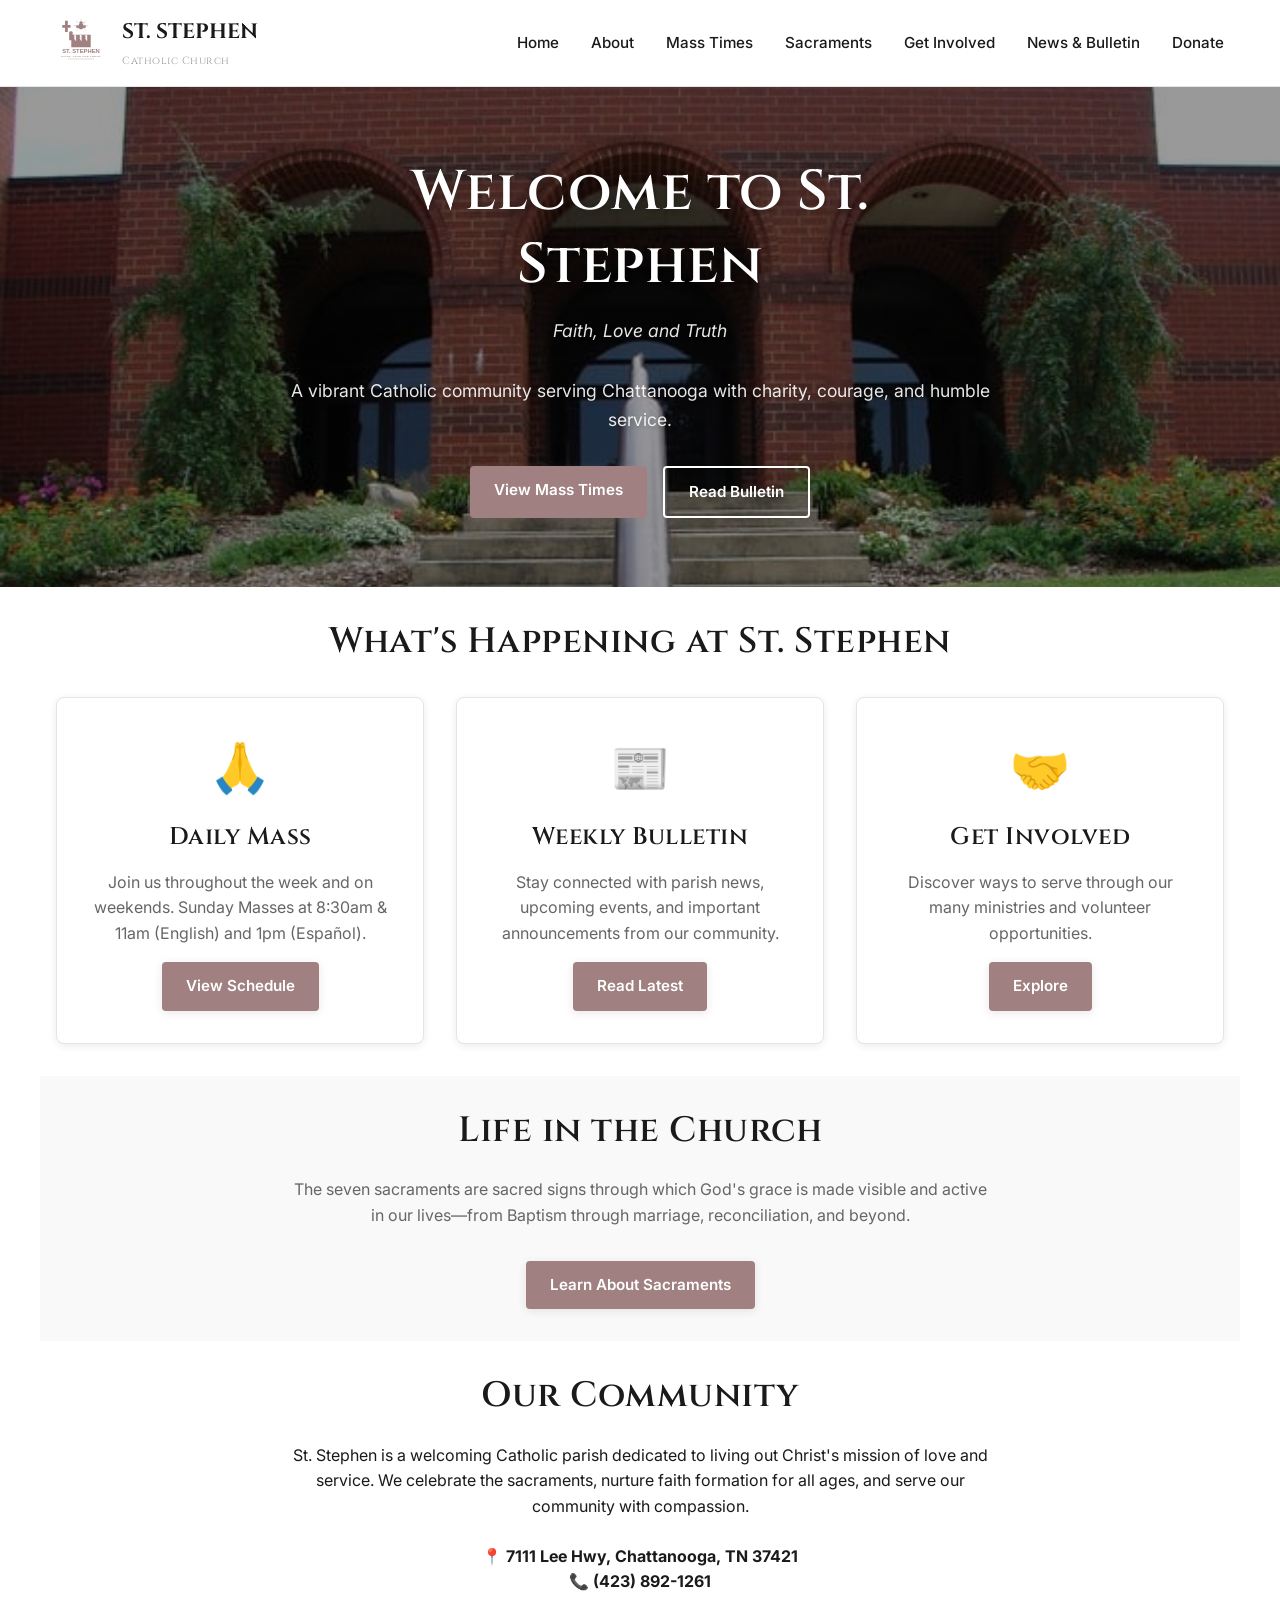
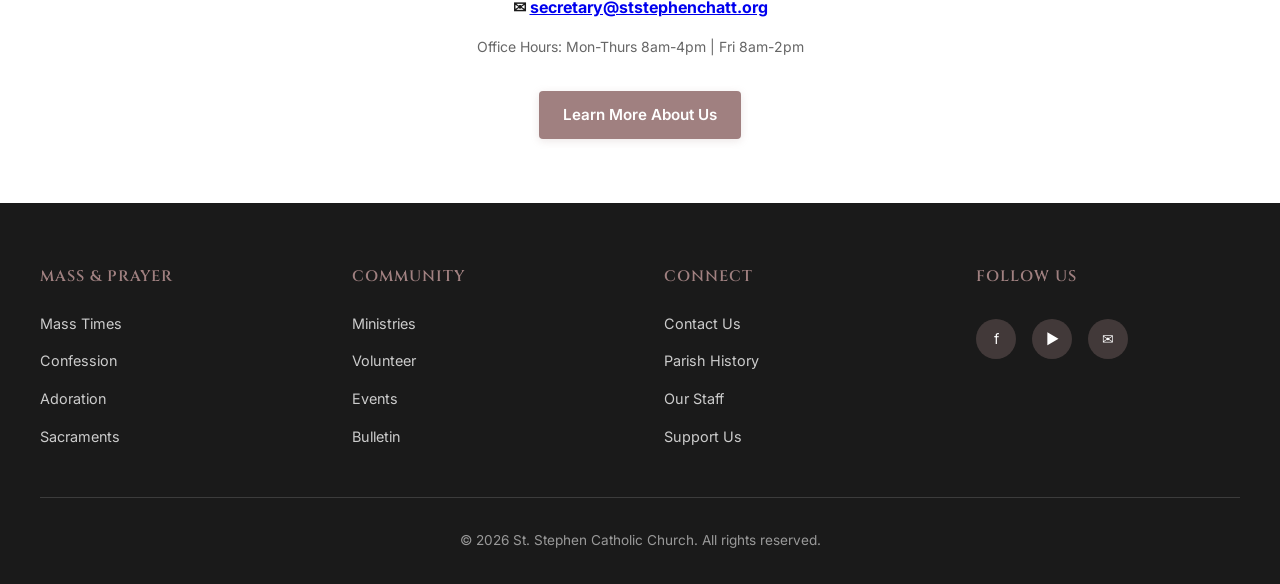
<file: index.html>
<!DOCTYPE html>
<html lang="en">
<head>
  <meta charset="UTF-8">
  <meta name="viewport" content="width=device-width, initial-scale=1.0">
  <title>St. Stephen Catholic Church - Chattanooga, TN</title>
  <meta name="description" content="St. Stephen Catholic Church in Chattanooga, TN. Mass times, sacraments, ministries, and community.">
  <link rel="icon" type="image/svg+xml" href="images/favicon.svg">
  <link rel="stylesheet" href="style.css">
</head>
<body>
  <div id="header-placeholder"></div>

  <section class="hero" style="background: linear-gradient(rgba(0, 0, 0, 0.4), rgba(0, 0, 0, 0.4)), url('images/church-entrance.jpg') center/cover no-repeat;">
    <div>
      <h1>Welcome to St. Stephen</h1>
      <p class="hero-tagline">Faith, Love and Truth</p>
      <p>A vibrant Catholic community serving Chattanooga with charity, courage, and humble service.</p>
      <div style="display: flex; gap: 1rem; justify-content: center; flex-wrap: wrap;">
        <a href="mass-times.html" class="btn">View Mass Times</a>
        <a href="news.html" class="btn btn-secondary">Read Bulletin</a>
      </div>
    </div>
  </section>

  <section class="section">
    <div class="container">
      <h2 class="text-center">What's Happening at St. Stephen</h2>
      <div class="cards">
        <div class="card">
          <div class="card-icon">🙏</div>
          <h3>Daily Mass</h3>
          <p>Join us throughout the week and on weekends. Sunday Masses at 8:30am & 11am (English) and 1pm (Español).</p>
          <a href="mass-times.html" class="btn">View Schedule</a>
        </div>
        <div class="card">
          <div class="card-icon">📰</div>
          <h3>Weekly Bulletin</h3>
          <p>Stay connected with parish news, upcoming events, and important announcements from our community.</p>
          <a href="news.html" class="btn">Read Latest</a>
        </div>
        <div class="card">
          <div class="card-icon">🤝</div>
          <h3>Get Involved</h3>
          <p>Discover ways to serve through our many ministries and volunteer opportunities.</p>
          <a href="ministries.html" class="btn">Explore</a>
        </div>
      </div>
    </div>
  </section>

  <section class="section section-alt">
    <div class="container">
      <div style="max-width: 700px; margin: 0 auto;">
        <h2 class="text-center">Life in the Church</h2>
        <p class="text-center text-muted">The seven sacraments are sacred signs through which God's grace is made visible and active in our lives—from Baptism through marriage, reconciliation, and beyond.</p>
        <div style="text-align: center; margin-top: 2rem;">
          <a href="sacraments.html" class="btn">Learn About Sacraments</a>
        </div>
      </div>
    </div>
  </section>

  <section class="section">
    <div class="container">
      <div style="max-width: 700px; margin: 0 auto; text-align: center;">
        <h2>Our Community</h2>
        <p>St. Stephen is a welcoming Catholic parish dedicated to living out Christ's mission of love and service. We celebrate the sacraments, nurture faith formation for all ages, and serve our community with compassion.</p>
        <p style="margin-top: 1.5rem;">
          <strong>📍 7111 Lee Hwy, Chattanooga, TN 37421</strong><br>
          <strong>📞 (423) 892-1261</strong><br>
          <strong>✉ <a href="mailto:secretary@ststephenchatt.org">secretary@ststephenchatt.org</a></strong>
        </p>
        <p class="text-muted" style="font-size: 0.875rem; margin-top: 1rem;">
          Office Hours: Mon-Thurs 8am-4pm | Fri 8am-2pm
        </p>
        <div style="margin-top: 2rem;">
          <a href="about.html" class="btn">Learn More About Us</a>
        </div>
      </div>
    </div>
  </section>

  <div id="footer-placeholder"></div>
  <script src="shared.js"></script>
</body>
</html>
</file>
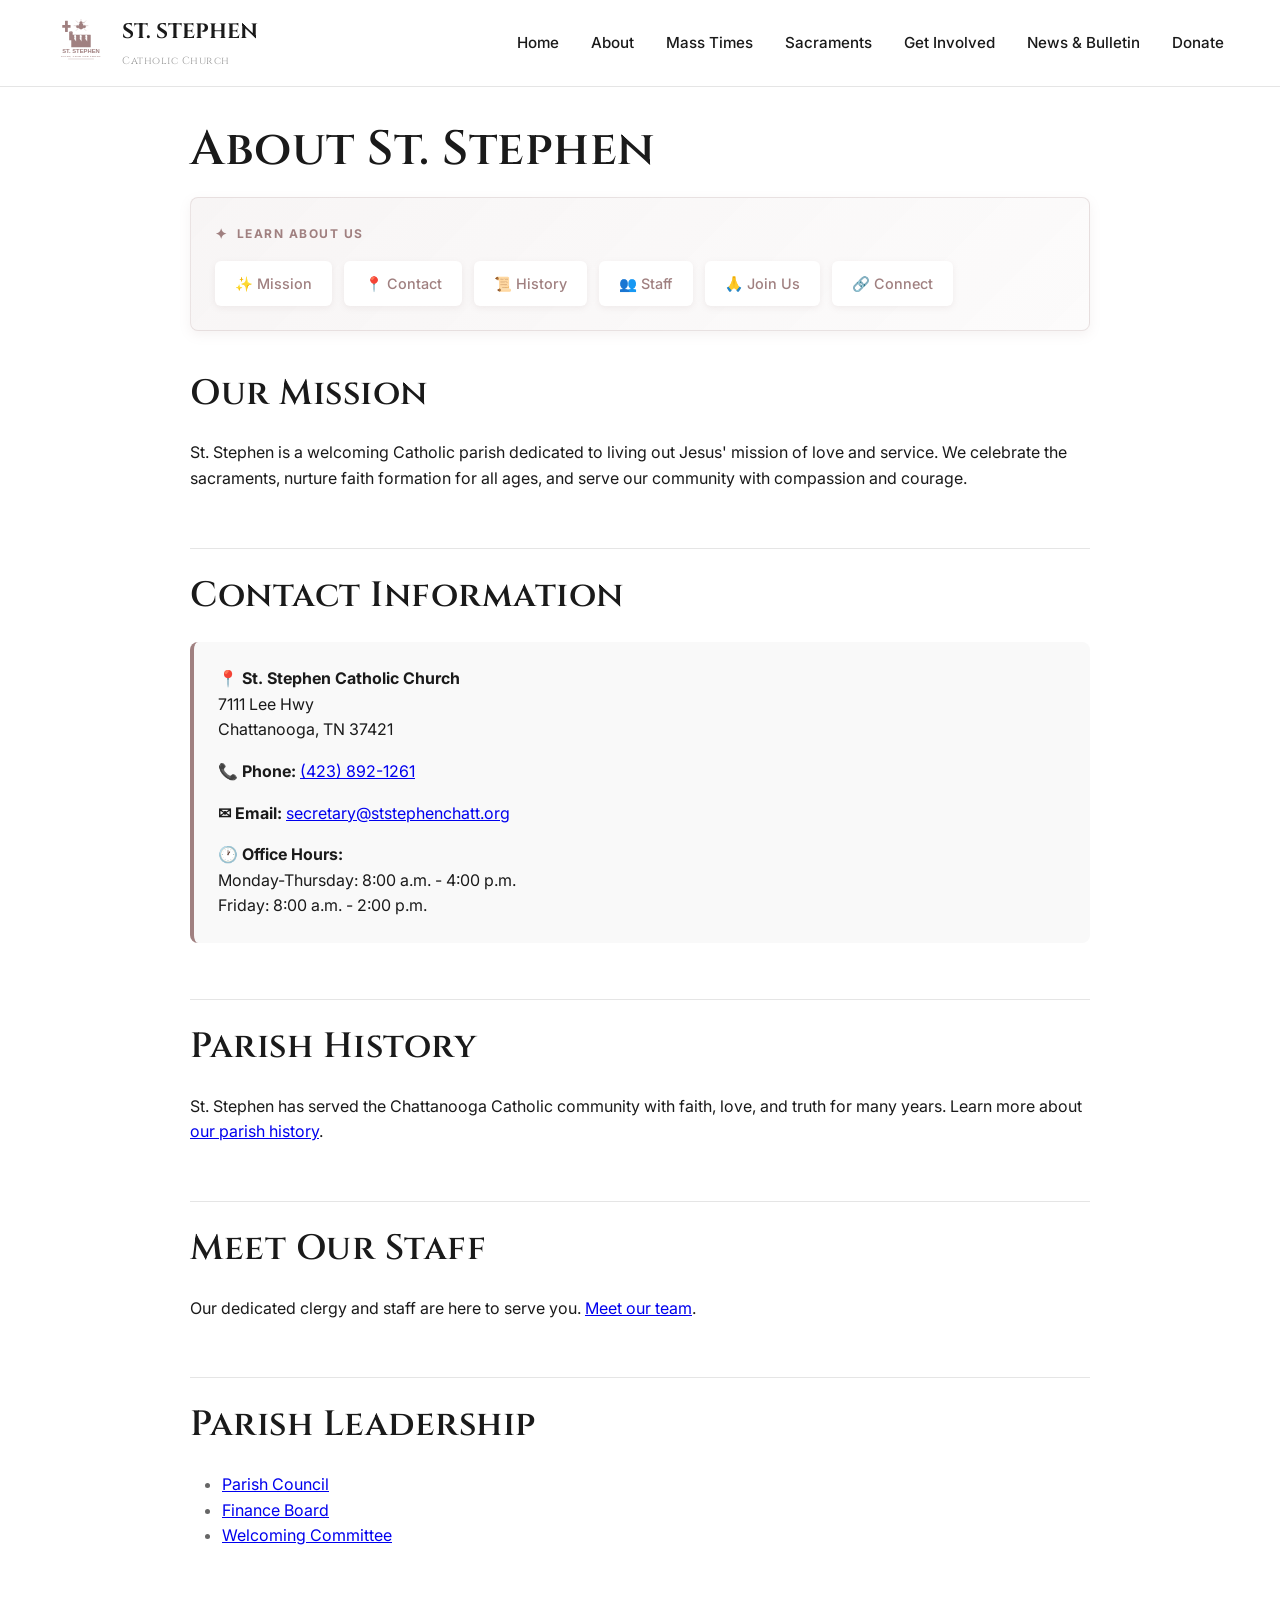
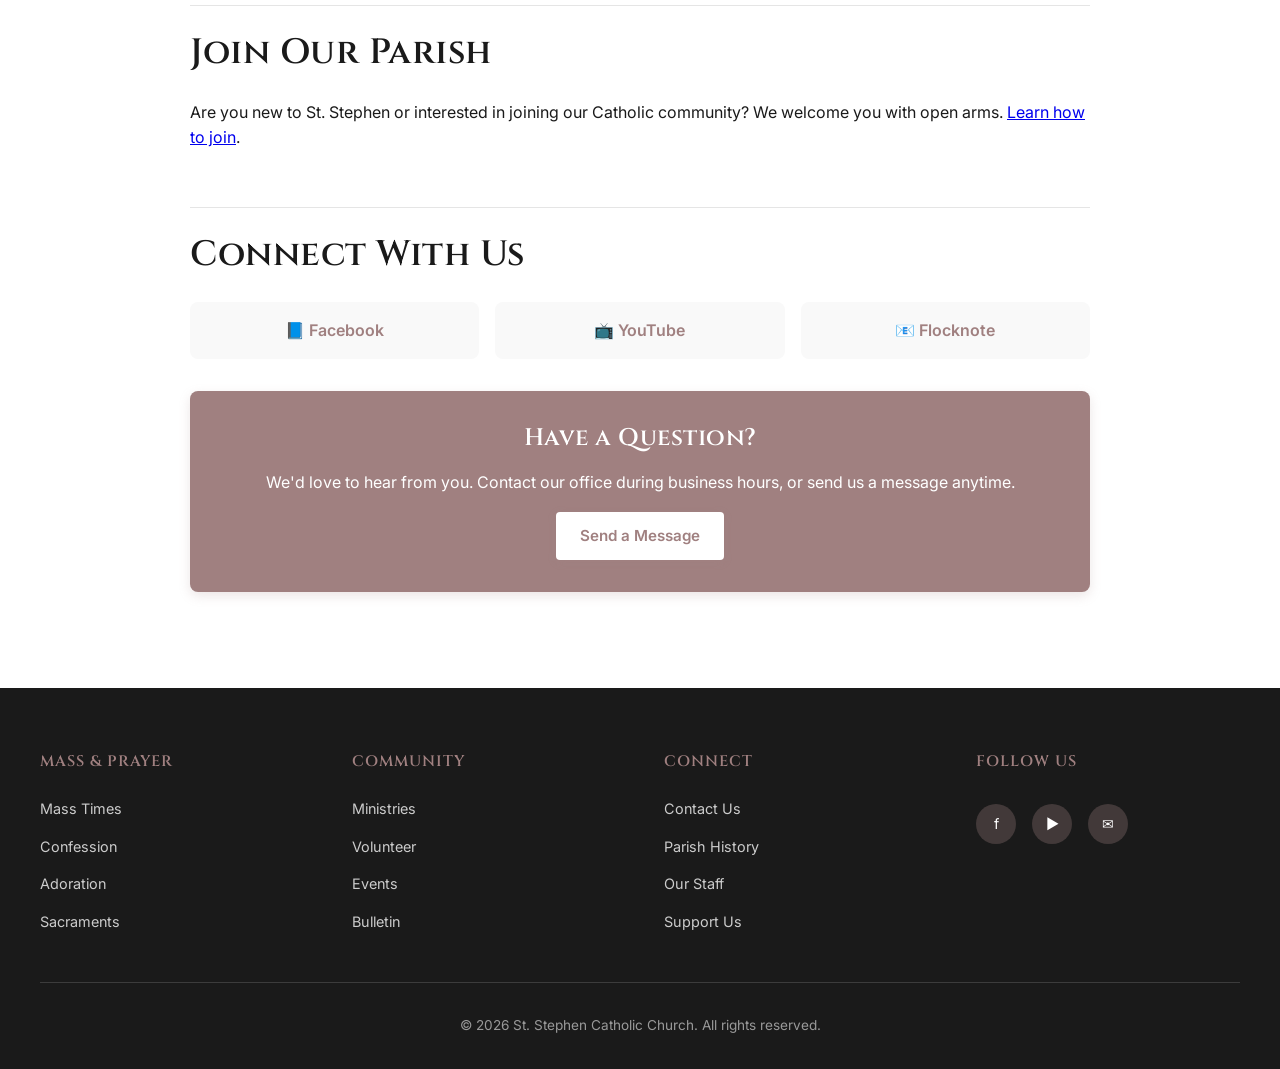
<file: about.html>
<!DOCTYPE html>
<html lang="en">
<head>
  <meta charset="UTF-8">
  <meta name="viewport" content="width=device-width, initial-scale=1.0">
  <title>About Us - St. Stephen Catholic Church</title>
  <link rel="icon" type="image/svg+xml" href="images/favicon.svg">
  <link rel="stylesheet" href="style.css">
</head>
<body>
  <div id="header-placeholder"></div>

  <section class="section">
    <div class="container" style="max-width: 900px;">
      <h1>About St. Stephen</h1>

      <div class="anchor-nav">
        <div class="anchor-nav-label">Learn About Us</div>
        <div class="anchor-nav-links">
          <a href="#mission">✨ Mission</a>
          <a href="#contact">📍 Contact</a>
          <a href="#history">📜 History</a>
          <a href="#staff">👥 Staff</a>
          <a href="#join">🙏 Join Us</a>
          <a href="#connect">🔗 Connect</a>
        </div>
      </div>

      <h2 id="mission">Our Mission</h2>
      <p>St. Stephen is a welcoming Catholic parish dedicated to living out Jesus' mission of love and service. We celebrate the sacraments, nurture faith formation for all ages, and serve our community with compassion and courage.</p>

      <h2 id="contact">Contact Information</h2>
      <div class="content-box">
        <p style="margin-bottom: 1rem;">
          <strong>📍 St. Stephen Catholic Church</strong><br>
          7111 Lee Hwy<br>
          Chattanooga, TN 37421
        </p>
        <p style="margin-bottom: 1rem;">
          <strong>📞 Phone:</strong> <a href="tel:4238921261">(423) 892-1261</a>
        </p>
        <p style="margin-bottom: 1rem;">
          <strong>✉ Email:</strong> <a href="mailto:secretary@ststephenchatt.org">secretary@ststephenchatt.org</a>
        </p>
        <p>
          <strong>🕐 Office Hours:</strong><br>
          Monday-Thursday: 8:00 a.m. - 4:00 p.m.<br>
          Friday: 8:00 a.m. - 2:00 p.m.
        </p>
      </div>

      <h2 id="history">Parish History</h2>
      <p>St. Stephen has served the Chattanooga Catholic community with faith, love, and truth for many years. Learn more about <a href="https://ststephenchatt.org/history-of-st-stephen" target="_blank" rel="noopener noreferrer">our parish history</a>.</p>

      <h2 id="staff">Meet Our Staff</h2>
      <p>Our dedicated clergy and staff are here to serve you. <a href="https://ststephenchatt.org/staff" target="_blank" rel="noopener noreferrer">Meet our team</a>.</p>

      <h2>Parish Leadership</h2>
      <ul style="margin-left: 2rem; margin-bottom: 2rem; color: #666;">
        <li><a href="https://ststephenchatt.org/parish-council" target="_blank" rel="noopener noreferrer">Parish Council</a></li>
        <li><a href="https://ststephenchatt.org/finance-board" target="_blank" rel="noopener noreferrer">Finance Board</a></li>
        <li><a href="https://ststephenchatt.org/welcoming-committee" target="_blank" rel="noopener noreferrer">Welcoming Committee</a></li>
      </ul>

      <h2 id="join">Join Our Parish</h2>
      <p>Are you new to St. Stephen or interested in joining our Catholic community? We welcome you with open arms. <a href="https://ststephenchatt.org/join-the-parish" target="_blank" rel="noopener noreferrer">Learn how to join</a>.</p>

      <h2 id="connect">Connect With Us</h2>
      <div style="display: grid; grid-template-columns: repeat(auto-fit, minmax(200px, 1fr)); gap: 1rem; margin-top: 1.5rem;">
        <a href="https://www.facebook.com/StStephenChattanooga" target="_blank" rel="noopener noreferrer" style="display: inline-block; padding: 1rem; background: #f9f9f9; text-align: center; border-radius: 8px; text-decoration: none; color: #a08080; font-weight: 600; transition: all 0.3s;" onmouseover="this.style.background='#efefef'" onmouseout="this.style.background='#f9f9f9'">📘 Facebook</a>
        <a href="https://www.youtube.com/channel/UC2gbDCCxsNctLYcWI_7kT1Q" target="_blank" rel="noopener noreferrer" style="display: inline-block; padding: 1rem; background: #f9f9f9; text-align: center; border-radius: 8px; text-decoration: none; color: #a08080; font-weight: 600; transition: all 0.3s;" onmouseover="this.style.background='#efefef'" onmouseout="this.style.background='#f9f9f9'">📺 YouTube</a>
        <a href="https://howdy.flocknote.com/ststephenchat" target="_blank" rel="noopener noreferrer" style="display: inline-block; padding: 1rem; background: #f9f9f9; text-align: center; border-radius: 8px; text-decoration: none; color: #a08080; font-weight: 600; transition: all 0.3s;" onmouseover="this.style.background='#efefef'" onmouseout="this.style.background='#f9f9f9'">📧 Flocknote</a>
      </div>

      <div class="cta-box">
        <h3>Have a Question?</h3>
        <p>We'd love to hear from you. Contact our office during business hours, or send us a message anytime.</p>
        <a href="mailto:secretary@ststephenchatt.org" class="btn" style="display: inline-block; margin-top: 1rem; background: white; color: #a08080;">Send a Message</a>
      </div>
    </div>
  </section>

  <div id="footer-placeholder"></div>
  <script src="shared.js"></script>
</body>
</html>
</file>
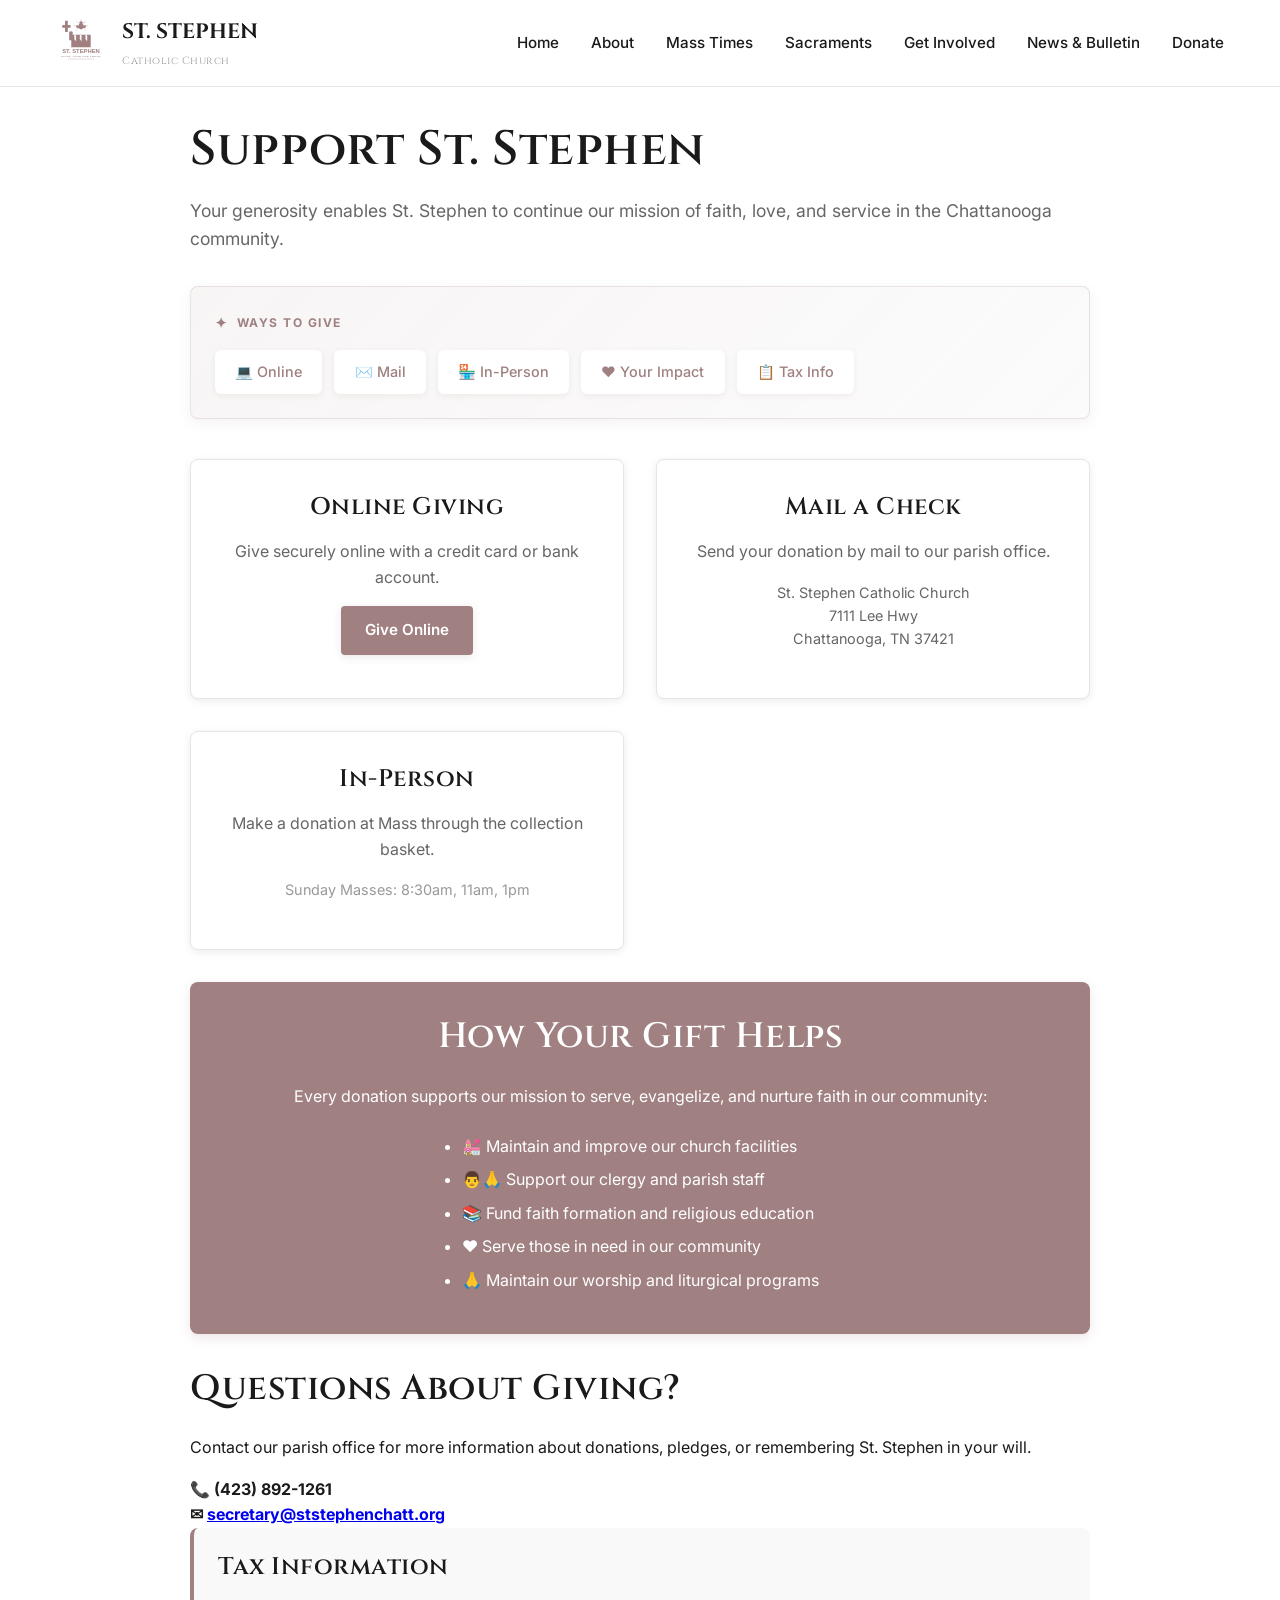
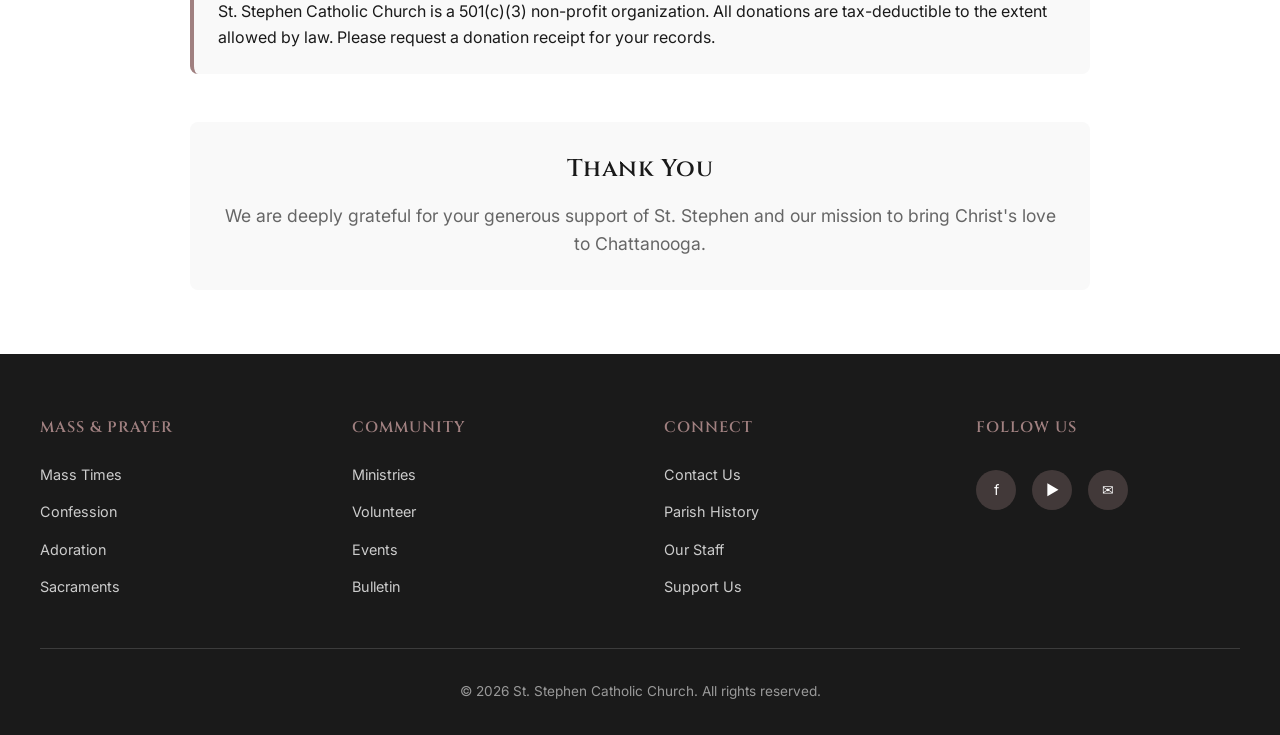
<file: donate.html>
<!DOCTYPE html>
<html lang="en">
<head>
  <meta charset="UTF-8">
  <meta name="viewport" content="width=device-width, initial-scale=1.0">
  <title>Donate - St. Stephen Catholic Church</title>
  <link rel="icon" type="image/svg+xml" href="images/favicon.svg">
  <link rel="stylesheet" href="style.css">
</head>
<body>
  <div id="header-placeholder"></div>

  <section class="section">
    <div class="container" style="max-width: 900px;">
      <h1>Support St. Stephen</h1>
      <p style="font-size: 1.1rem; color: #666; margin-bottom: 2rem;">Your generosity enables St. Stephen to continue our mission of faith, love, and service in the Chattanooga community.</p>

      <div class="anchor-nav">
        <div class="anchor-nav-label">Ways to Give</div>
        <div class="anchor-nav-links">
          <a href="#online">💻 Online</a>
          <a href="#mail">✉️ Mail</a>
          <a href="#inperson">🏪 In-Person</a>
          <a href="#impact">❤️ Your Impact</a>
          <a href="#tax">📋 Tax Info</a>
        </div>
      </div>

      <div class="cards">
        <div class="card" id="online">
          <h3>Online Giving</h3>
          <p>Give securely online with a credit card or bank account.</p>
          <a href="https://ststephenchatt.org/faith-direct" target="_blank" rel="noopener noreferrer" class="btn">Give Online</a>
        </div>

        <div class="card" id="mail">
          <h3>Mail a Check</h3>
          <p>Send your donation by mail to our parish office.</p>
          <p style="color: #666; font-size: 0.9rem;">
            St. Stephen Catholic Church<br>
            7111 Lee Hwy<br>
            Chattanooga, TN 37421
          </p>
        </div>

        <div class="card" id="inperson">
          <h3>In-Person</h3>
          <p>Make a donation at Mass through the collection basket.</p>
          <p style="color: #999; font-size: 0.9rem;">Sunday Masses: 8:30am, 11am, 1pm</p>
        </div>
      </div>

      <div class="cta-box" id="impact">
        <h2 style="color: white;">How Your Gift Helps</h2>
        <p style="margin-bottom: 1.5rem;">Every donation supports our mission to serve, evangelize, and nurture faith in our community:</p>
        <ul style="text-align: left; display: inline-block; color: white;">
          <li style="margin-bottom: 0.5rem;">💒 Maintain and improve our church facilities</li>
          <li style="margin-bottom: 0.5rem;">👨‍🙏 Support our clergy and parish staff</li>
          <li style="margin-bottom: 0.5rem;">📚 Fund faith formation and religious education</li>
          <li style="margin-bottom: 0.5rem;">❤️ Serve those in need in our community</li>
          <li style="margin-bottom: 0.5rem;">🙏 Maintain our worship and liturgical programs</li>
        </ul>
      </div>

      <h2>Questions About Giving?</h2>
      <p>Contact our parish office for more information about donations, pledges, or remembering St. Stephen in your will.</p>
      <p style="margin-top: 1rem;">
        <strong>📞 (423) 892-1261</strong><br>
        <strong>✉ <a href="mailto:secretary@ststephenchatt.org">secretary@ststephenchatt.org</a></strong>
      </p>

      <div class="content-box" id="tax">
        <h3>Tax Information</h3>
        <p>St. Stephen Catholic Church is a 501(c)(3) non-profit organization. All donations are tax-deductible to the extent allowed by law. Please request a donation receipt for your records.</p>
      </div>

      <div style="margin-top: 3rem; text-align: center; padding: 2rem; background: #f9f9f9; border-radius: 8px;">
        <h3>Thank You</h3>
        <p style="font-size: 1.1rem; color: #666;">We are deeply grateful for your generous support of St. Stephen and our mission to bring Christ's love to Chattanooga.</p>
      </div>
    </div>
  </section>

  <div id="footer-placeholder"></div>
  <script src="shared.js"></script>
</body>
</html>
</file>
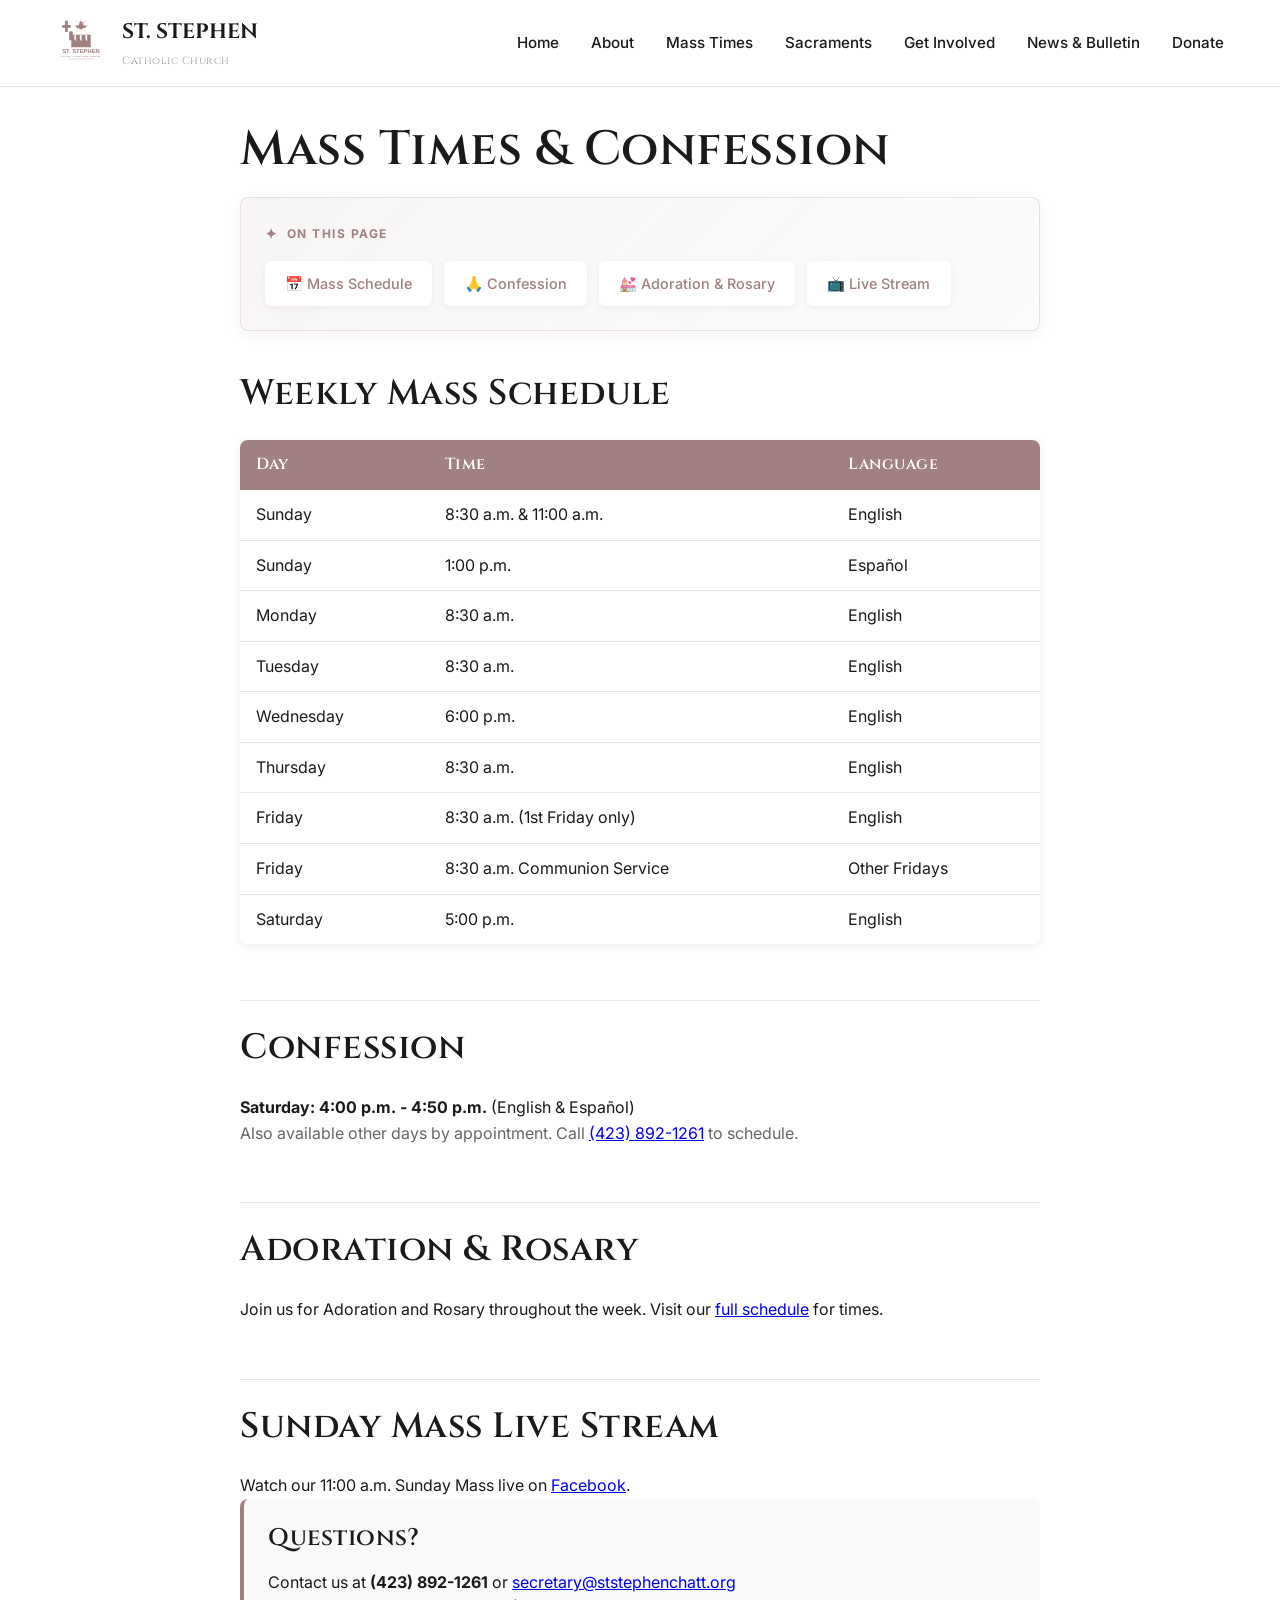
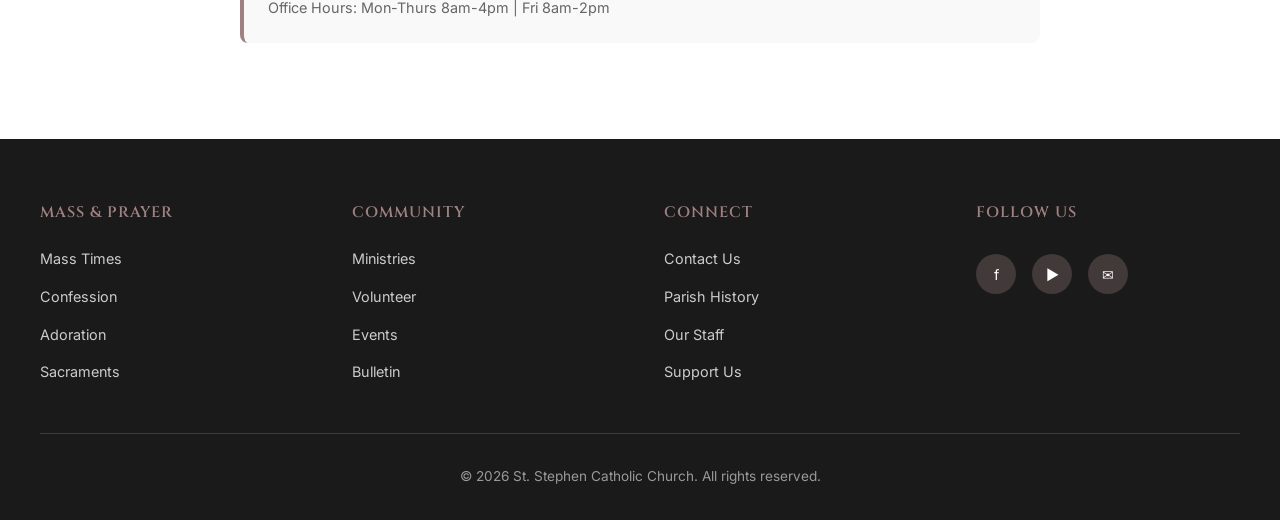
<file: mass-times.html>
<!DOCTYPE html>
<html lang="en">
<head>
  <meta charset="UTF-8">
  <meta name="viewport" content="width=device-width, initial-scale=1.0">
  <title>Mass Times - St. Stephen Catholic Church</title>
  <link rel="icon" type="image/svg+xml" href="images/favicon.svg">
  <link rel="stylesheet" href="style.css">
</head>
<body>
  <div id="header-placeholder"></div>

  <section class="section">
    <div class="container" style="max-width: 800px;">
      <h1>Mass Times & Confession</h1>
      
      <div class="anchor-nav">
        <div class="anchor-nav-label">On This Page</div>
        <div class="anchor-nav-links">
          <a href="#mass-schedule">📅 Mass Schedule</a>
          <a href="#confession">🙏 Confession</a>
          <a href="#adoration">💒 Adoration & Rosary</a>
          <a href="#livestream">📺 Live Stream</a>
        </div>
      </div>

      <h2 id="mass-schedule">Weekly Mass Schedule</h2>
      <table>
        <thead>
          <tr>
            <th>Day</th>
            <th>Time</th>
            <th>Language</th>
          </tr>
        </thead>
        <tbody>
          <tr><td>Sunday</td><td>8:30 a.m. & 11:00 a.m.</td><td>English</td></tr>
          <tr><td>Sunday</td><td>1:00 p.m.</td><td>Español</td></tr>
          <tr><td>Monday</td><td>8:30 a.m.</td><td>English</td></tr>
          <tr><td>Tuesday</td><td>8:30 a.m.</td><td>English</td></tr>
          <tr><td>Wednesday</td><td>6:00 p.m.</td><td>English</td></tr>
          <tr><td>Thursday</td><td>8:30 a.m.</td><td>English</td></tr>
          <tr><td>Friday</td><td>8:30 a.m. (1st Friday only)</td><td>English</td></tr>
          <tr><td>Friday</td><td>8:30 a.m. Communion Service</td><td>Other Fridays</td></tr>
          <tr><td>Saturday</td><td>5:00 p.m.</td><td>English</td></tr>
        </tbody>
      </table>

      <h2 id="confession">Confession</h2>
      <p><strong>Saturday: 4:00 p.m. - 4:50 p.m.</strong> (English & Español)</p>
      <p style="color: #666;">Also available other days by appointment. Call <a href="tel:4238921261">(423) 892-1261</a> to schedule.</p>

      <h2 id="adoration">Adoration & Rosary</h2>
      <p>Join us for Adoration and Rosary throughout the week. Visit our <a href="https://ststephenchatt.org/adoration-rosary-schedule" target="_blank" rel="noopener noreferrer">full schedule</a> for times.</p>

      <h2 id="livestream">Sunday Mass Live Stream</h2>
      <p>Watch our 11:00 a.m. Sunday Mass live on <a href="https://www.facebook.com/StStephenChattanooga" target="_blank" rel="noopener noreferrer">Facebook</a>.</p>

      <div class="content-box">
        <h3>Questions?</h3>
        <p>Contact us at <strong>(423) 892-1261</strong> or <a href="mailto:secretary@ststephenchatt.org">secretary@ststephenchatt.org</a></p>
        <p style="color: #666; font-size: 0.9rem;">Office Hours: Mon-Thurs 8am-4pm | Fri 8am-2pm</p>
      </div>
    </div>
  </section>

  <div id="footer-placeholder"></div>
  <script src="shared.js"></script>
</body>
</html>
</file>
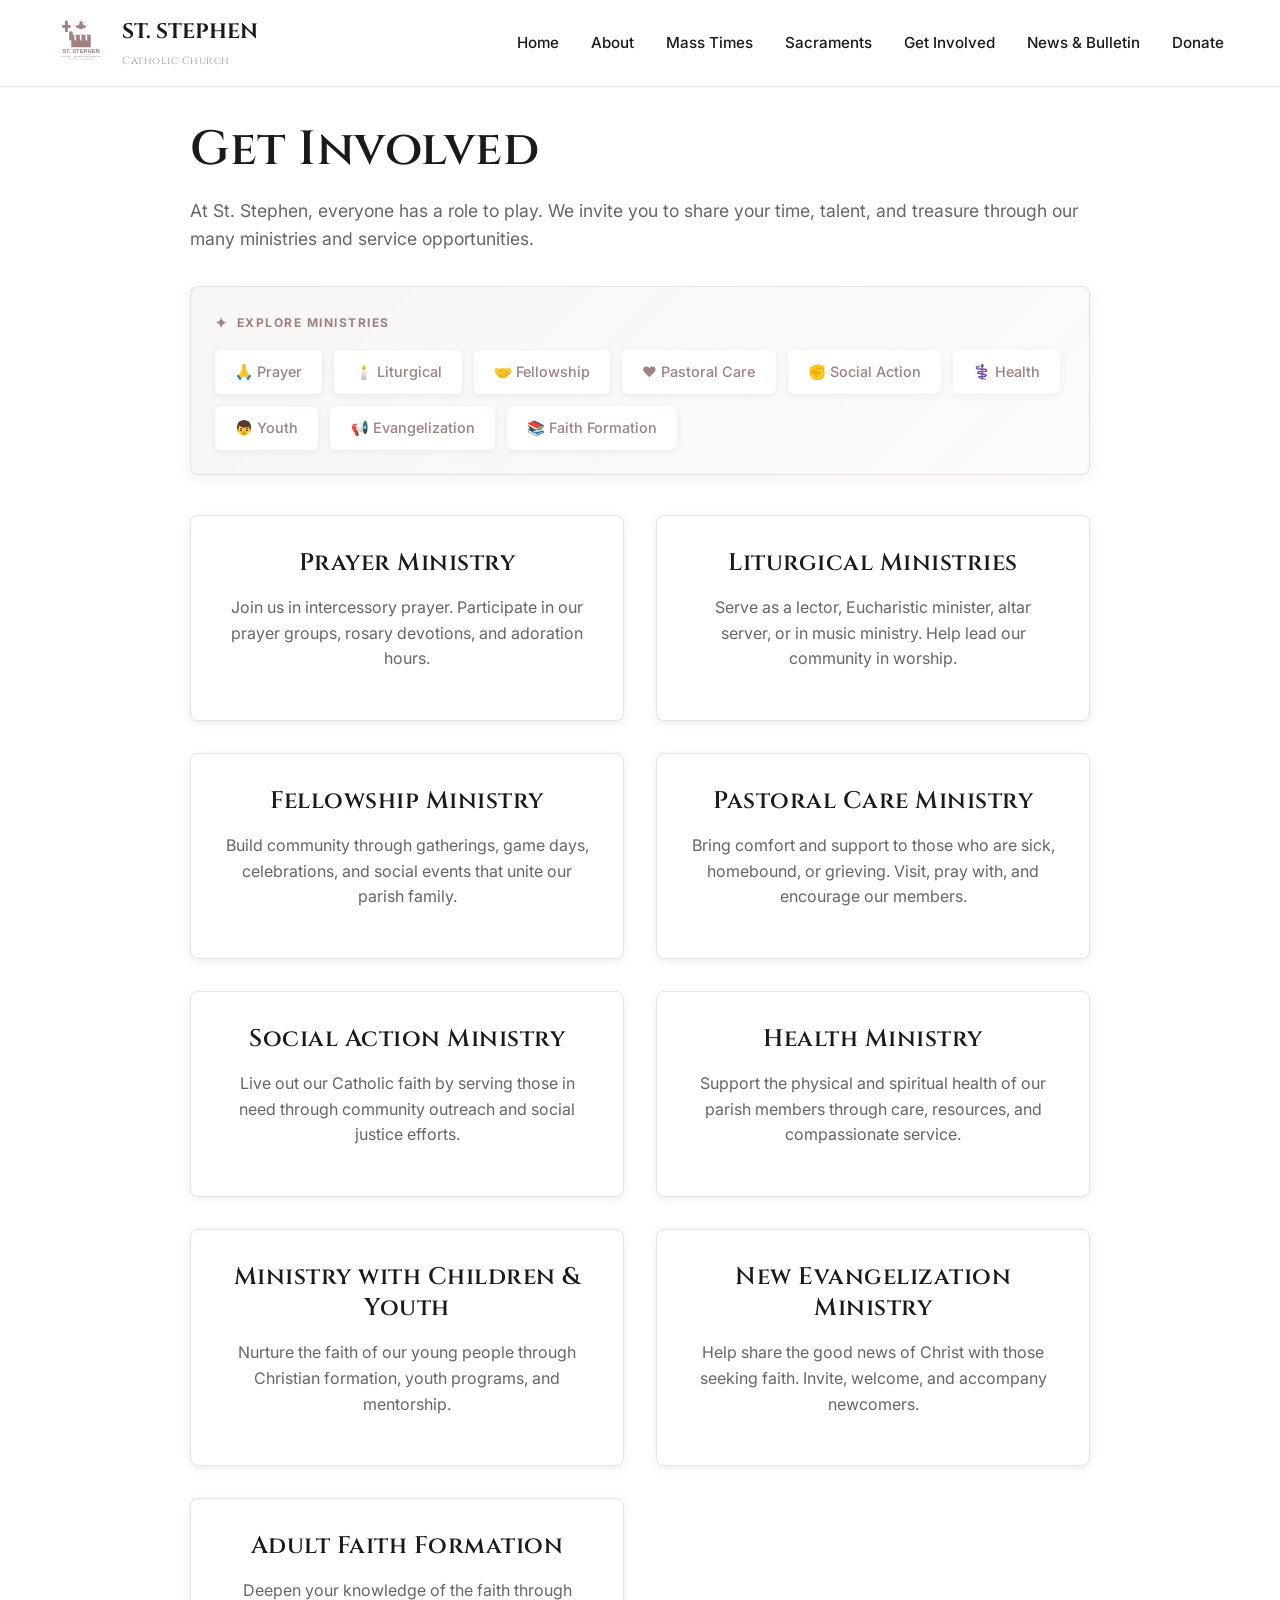
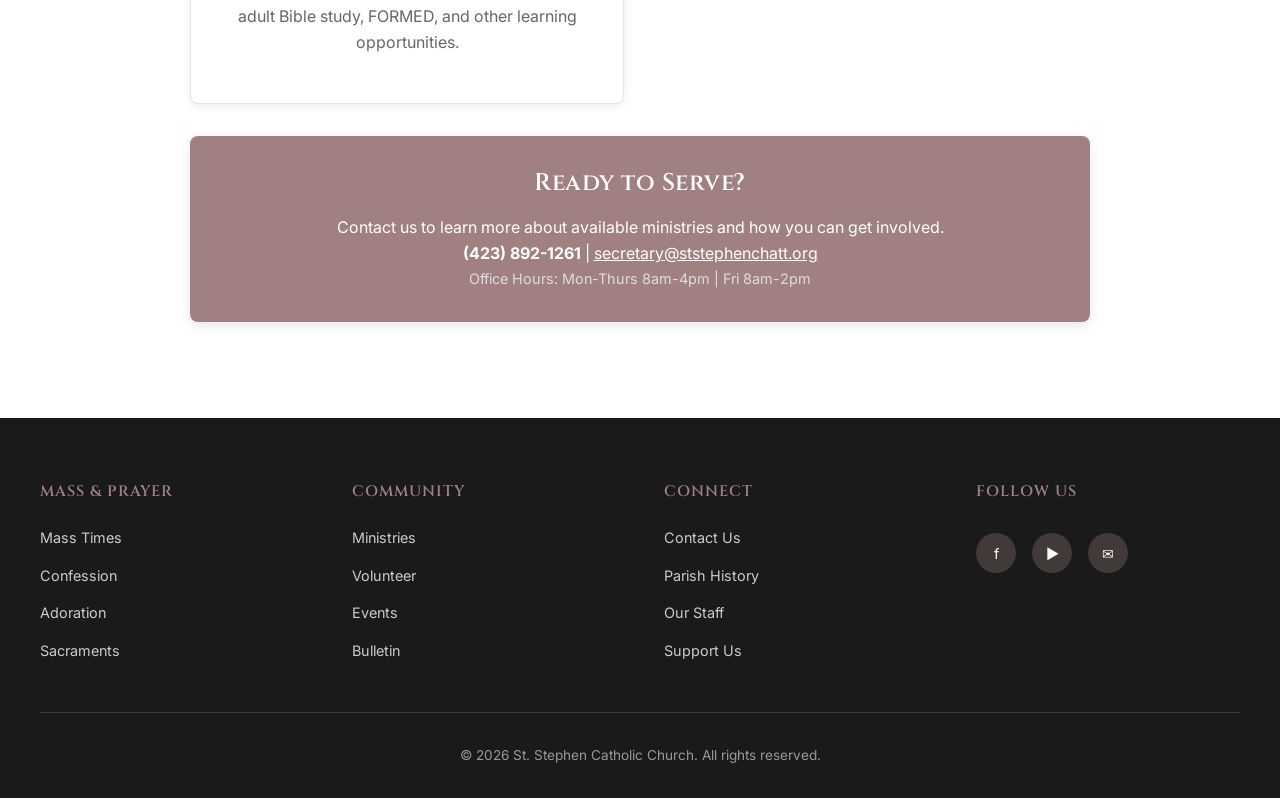
<file: ministries.html>
<!DOCTYPE html>
<html lang="en">
<head>
  <meta charset="UTF-8">
  <meta name="viewport" content="width=device-width, initial-scale=1.0">
  <title>Get Involved - St. Stephen Catholic Church</title>
  <link rel="icon" type="image/svg+xml" href="images/favicon.svg">
  <link rel="stylesheet" href="style.css">
</head>
<body>
  <div id="header-placeholder"></div>

  <section class="section">
    <div class="container" style="max-width: 900px;">
      <h1>Get Involved</h1>
      <p style="font-size: 1.1rem; color: #666; margin-bottom: 2rem;">At St. Stephen, everyone has a role to play. We invite you to share your time, talent, and treasure through our many ministries and service opportunities.</p>

      <div class="anchor-nav">
        <div class="anchor-nav-label">Explore Ministries</div>
        <div class="anchor-nav-links">
          <a href="#prayer">🙏 Prayer</a>
          <a href="#liturgy">🕯️ Liturgical</a>
          <a href="#fellowship">🤝 Fellowship</a>
          <a href="#pastoral">❤️ Pastoral Care</a>
          <a href="#action">✊ Social Action</a>
          <a href="#health">⚕️ Health</a>
          <a href="#youth">👦 Youth</a>
          <a href="#evangelization">📢 Evangelization</a>
          <a href="#faith">📚 Faith Formation</a>
        </div>
      </div>

      <div class="cards">
        <div class="card" id="prayer">
          <h3>Prayer Ministry</h3>
          <p>Join us in intercessory prayer. Participate in our prayer groups, rosary devotions, and adoration hours.</p>
        </div>
        <div class="card" id="liturgy">
          <h3>Liturgical Ministries</h3>
          <p>Serve as a lector, Eucharistic minister, altar server, or in music ministry. Help lead our community in worship.</p>
        </div>
        <div class="card" id="fellowship">
          <h3>Fellowship Ministry</h3>
          <p>Build community through gatherings, game days, celebrations, and social events that unite our parish family.</p>
        </div>
        <div class="card" id="pastoral">
          <h3>Pastoral Care Ministry</h3>
          <p>Bring comfort and support to those who are sick, homebound, or grieving. Visit, pray with, and encourage our members.</p>
        </div>
        <div class="card" id="action">
          <h3>Social Action Ministry</h3>
          <p>Live out our Catholic faith by serving those in need through community outreach and social justice efforts.</p>
        </div>
        <div class="card" id="health">
          <h3>Health Ministry</h3>
          <p>Support the physical and spiritual health of our parish members through care, resources, and compassionate service.</p>
        </div>
        <div class="card" id="youth">
          <h3>Ministry with Children & Youth</h3>
          <p>Nurture the faith of our young people through Christian formation, youth programs, and mentorship.</p>
        </div>
        <div class="card" id="evangelization">
          <h3>New Evangelization Ministry</h3>
          <p>Help share the good news of Christ with those seeking faith. Invite, welcome, and accompany newcomers.</p>
        </div>
        <div class="card" id="faith">
          <h3>Adult Faith Formation</h3>
          <p>Deepen your knowledge of the faith through adult Bible study, FORMED, and other learning opportunities.</p>
        </div>
      </div>

      <div class="cta-box">
        <h3>Ready to Serve?</h3>
        <p>Contact us to learn more about available ministries and how you can get involved.</p>
        <p><strong>(423) 892-1261</strong> | <a href="mailto:secretary@ststephenchatt.org" style="color: white;">secretary@ststephenchatt.org</a></p>
        <p style="color: #ddd; font-size: 0.9rem;">Office Hours: Mon-Thurs 8am-4pm | Fri 8am-2pm</p>
      </div>
    </div>
  </section>

  <div id="footer-placeholder"></div>
  <script src="shared.js"></script>
</body>
</html>
</file>
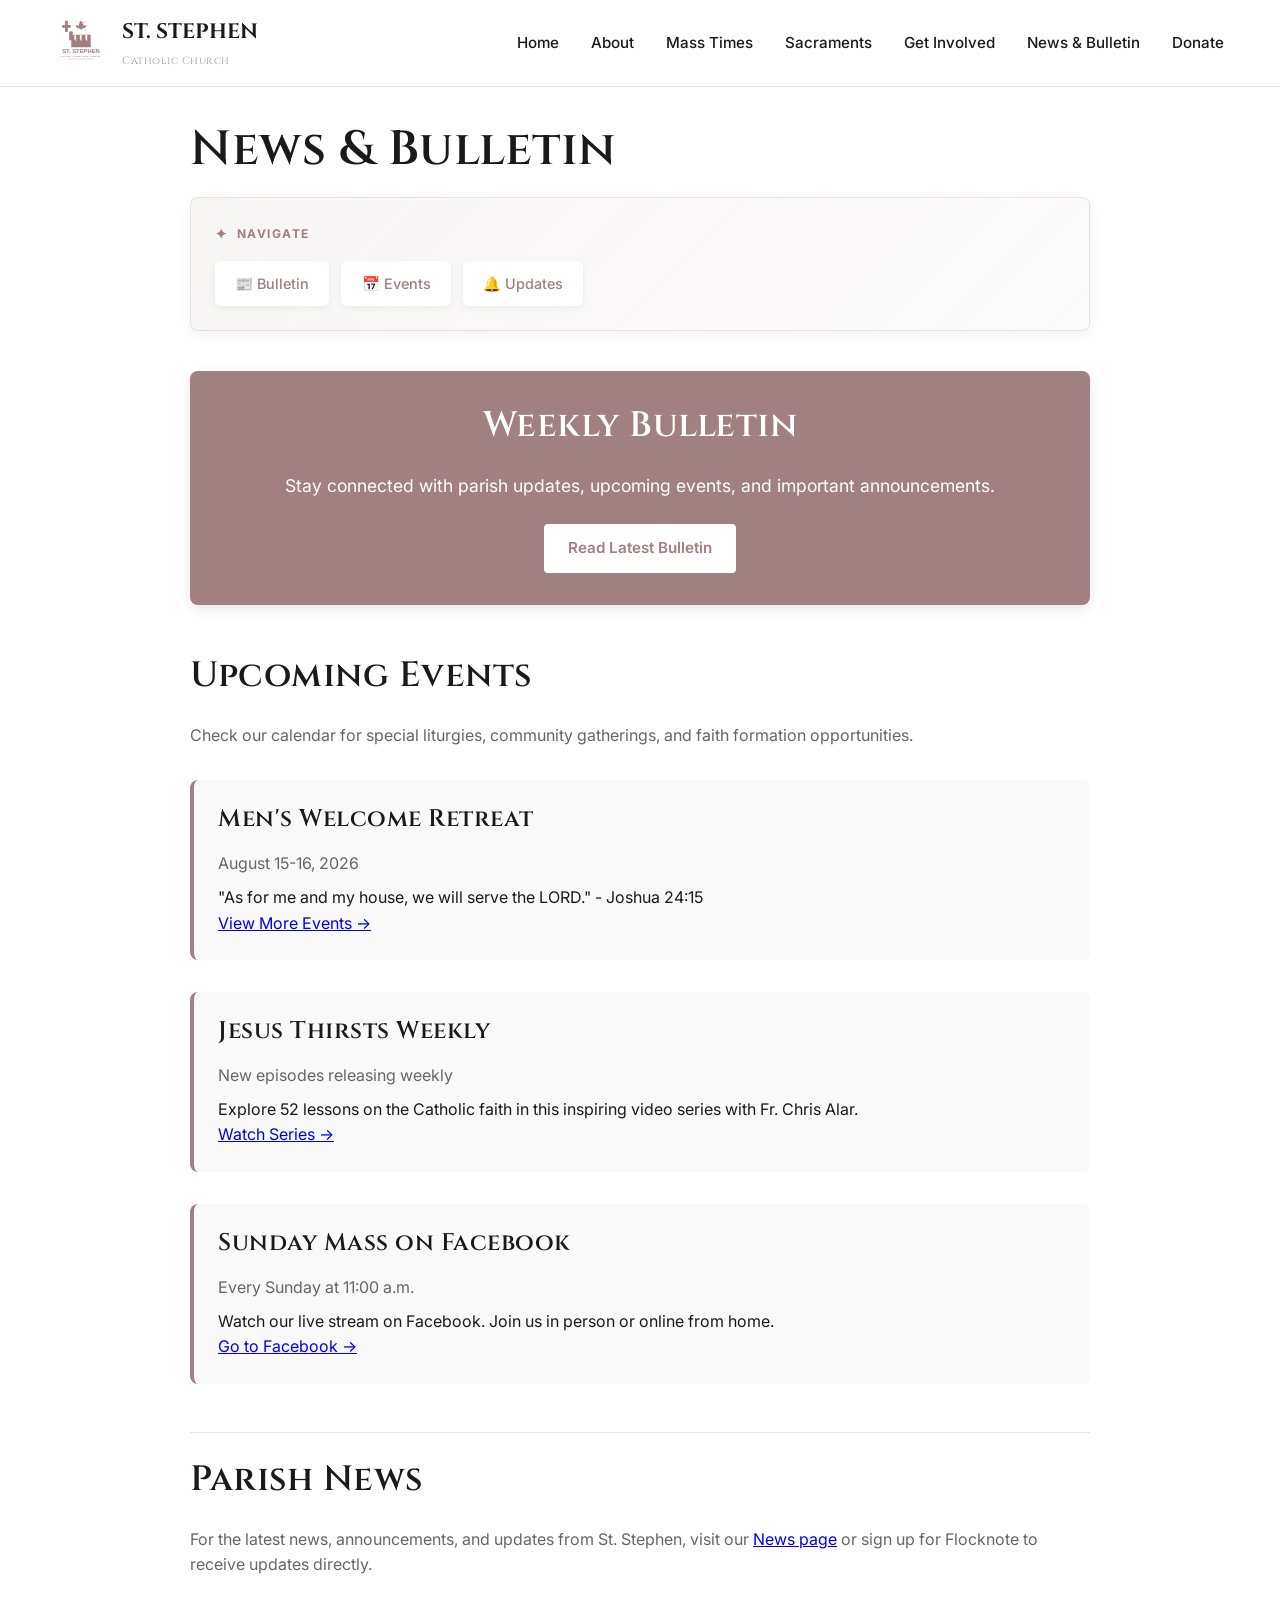
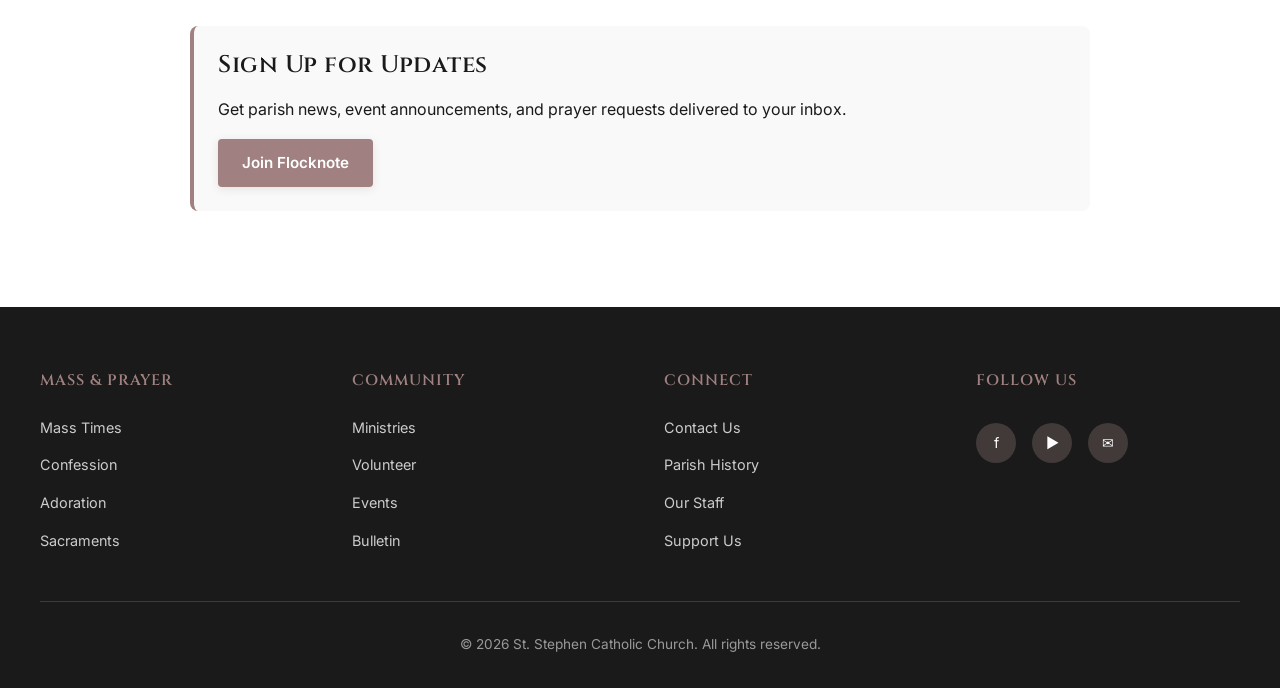
<file: news.html>
<!DOCTYPE html>
<html lang="en">
<head>
  <meta charset="UTF-8">
  <meta name="viewport" content="width=device-width, initial-scale=1.0">
  <title>News & Bulletin - St. Stephen Catholic Church</title>
  <link rel="icon" type="image/svg+xml" href="images/favicon.svg">
  <link rel="stylesheet" href="style.css">
</head>
<body>
  <div id="header-placeholder"></div>

  <section class="section">
    <div class="container" style="max-width: 900px;">
      <h1>News & Bulletin</h1>
      
      <div class="anchor-nav">
        <div class="anchor-nav-label">Navigate</div>
        <div class="anchor-nav-links">
          <a href="#bulletin">📰 Bulletin</a>
          <a href="#events">📅 Events</a>
          <a href="#updates">🔔 Updates</a>
        </div>
      </div>

      <div class="cta-box" id="bulletin">
        <h2 style="color: white;">Weekly Bulletin</h2>
        <p style="margin-bottom: 1.5rem; font-size: 1.1rem;">Stay connected with parish updates, upcoming events, and important announcements.</p>
        <a href="https://ststephenchatt.org/bulletins" target="_blank" rel="noopener noreferrer" class="btn" style="background: white; color: #a08080;">Read Latest Bulletin</a>
      </div>

      <h2 id="events" style="margin-top: 3rem;">Upcoming Events</h2>
      <p style="color: #666; margin-bottom: 2rem;">Check our calendar for special liturgies, community gatherings, and faith formation opportunities.</p>
      
      <div class="content-box">
        <h3>Men's Welcome Retreat</h3>
        <p style="color: #666; margin-bottom: 0.5rem;">August 15-16, 2026</p>
        <p>"As for me and my house, we will serve the LORD." - Joshua 24:15</p>
        <a href="https://ststephenchatt.org/events" target="_blank" rel="noopener noreferrer">View More Events →</a>
      </div>

      <div class="content-box">
        <h3>Jesus Thirsts Weekly</h3>
        <p style="color: #666; margin-bottom: 0.5rem;">New episodes releasing weekly</p>
        <p>Explore 52 lessons on the Catholic faith in this inspiring video series with Fr. Chris Alar.</p>
        <a href="https://ststephenchatt.org/jesus-thirsts" target="_blank" rel="noopener noreferrer">Watch Series →</a>
      </div>

      <div class="content-box">
        <h3>Sunday Mass on Facebook</h3>
        <p style="color: #666; margin-bottom: 0.5rem;">Every Sunday at 11:00 a.m.</p>
        <p>Watch our live stream on Facebook. Join us in person or online from home.</p>
        <a href="https://www.facebook.com/StStephenChattanooga" target="_blank" rel="noopener noreferrer">Go to Facebook →</a>
      </div>

      <h2 id="updates" style="margin-top: 3rem;">Parish News</h2>
      <p style="color: #666;">For the latest news, announcements, and updates from St. Stephen, visit our <a href="https://ststephenchatt.org/news" target="_blank" rel="noopener noreferrer">News page</a> or sign up for Flocknote to receive updates directly.</p>

      <div class="content-box" style="margin-top: 3rem;">
        <h3>Sign Up for Updates</h3>
        <p>Get parish news, event announcements, and prayer requests delivered to your inbox.</p>
        <a href="https://howdy.flocknote.com/ststephenchat" target="_blank" rel="noopener noreferrer" class="btn" style="display: inline-block; margin-top: 1rem;">Join Flocknote</a>
      </div>
    </div>
  </section>

  <div id="footer-placeholder"></div>
  <script src="shared.js"></script>
</body>
</html>
</file>
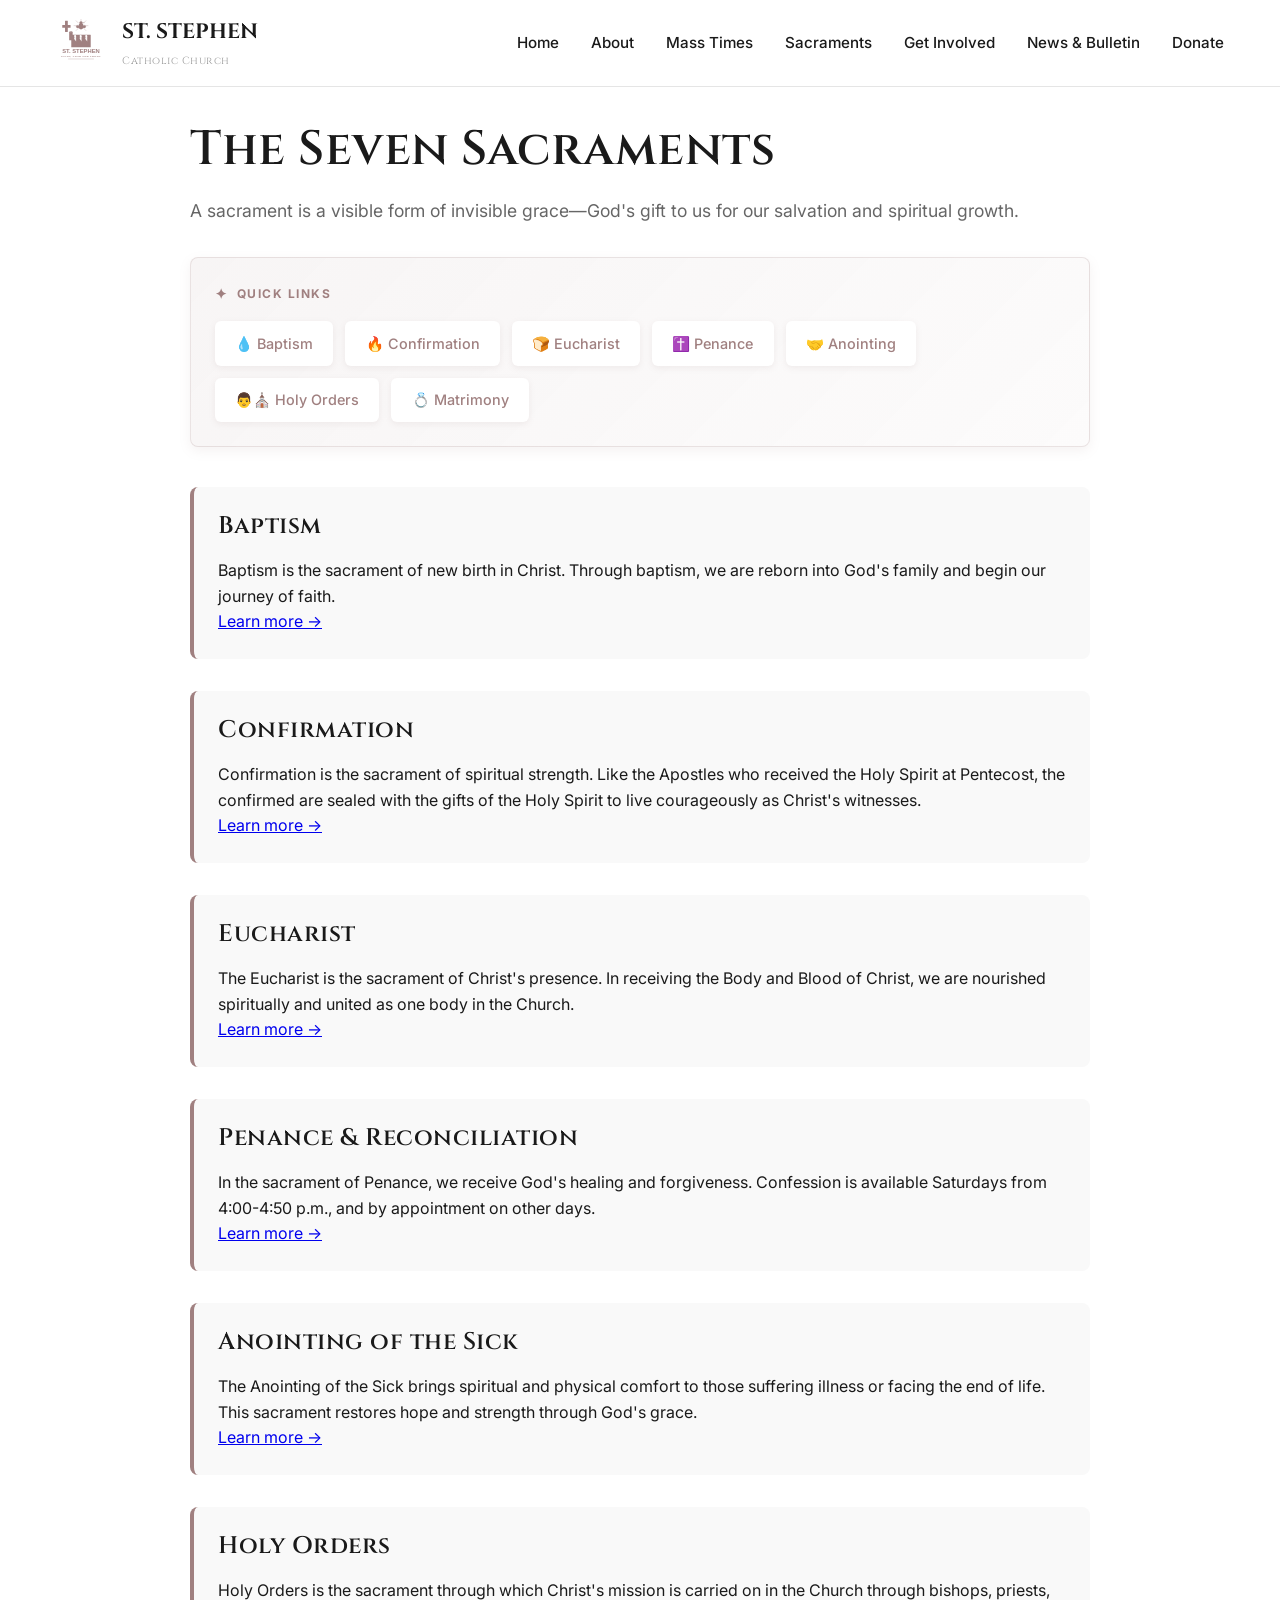
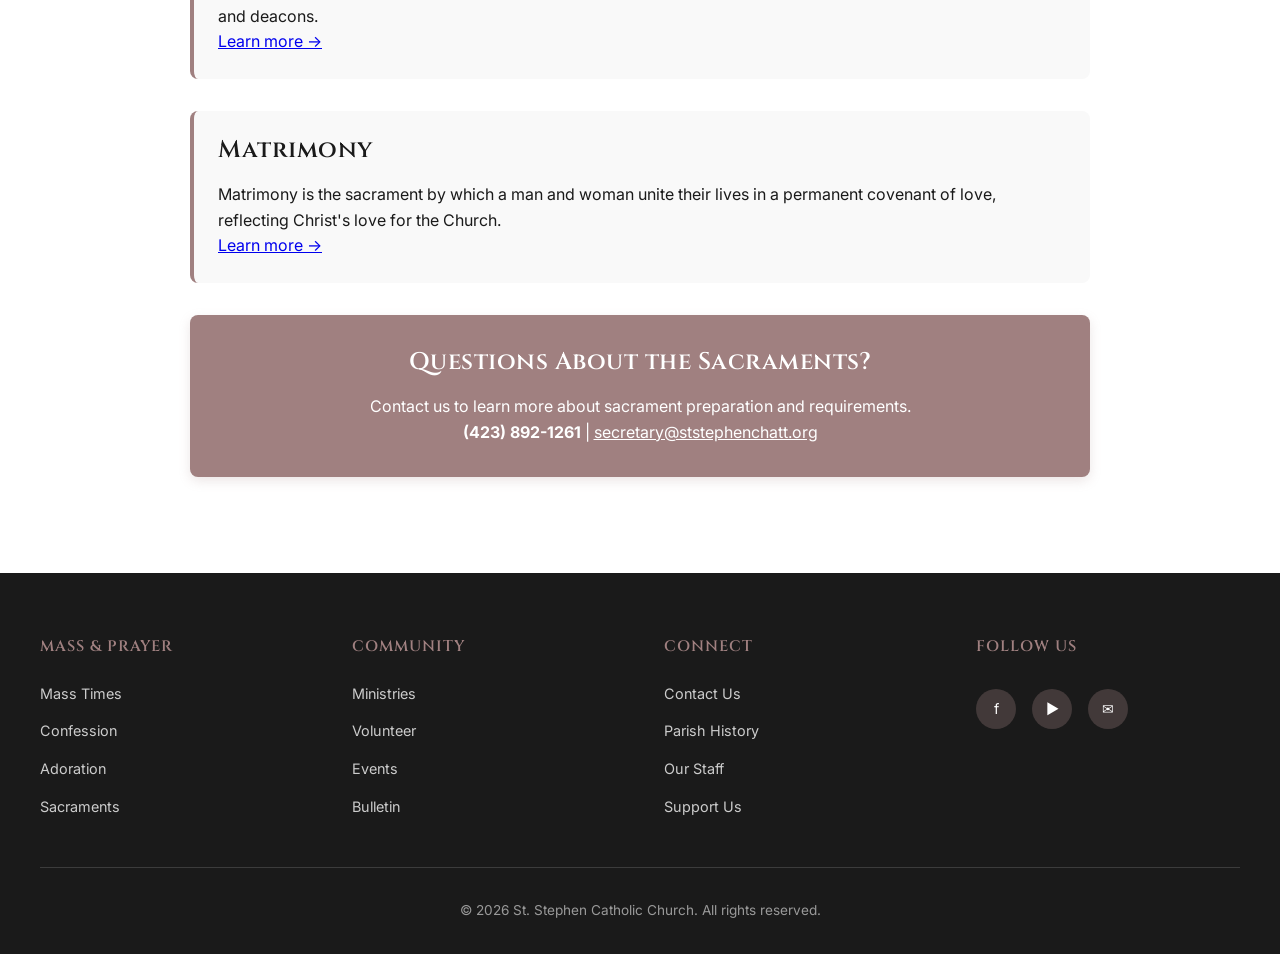
<file: sacraments.html>
<!DOCTYPE html>
<html lang="en">
<head>
  <meta charset="UTF-8">
  <meta name="viewport" content="width=device-width, initial-scale=1.0">
  <title>Sacraments - St. Stephen Catholic Church</title>
  <link rel="icon" type="image/svg+xml" href="images/favicon.svg">
  <link rel="stylesheet" href="style.css">
</head>
<body>
  <div id="header-placeholder"></div>

  <section class="section">
    <div class="container" style="max-width: 900px;">
      <h1>The Seven Sacraments</h1>
      <p style="font-size: 1.1rem; color: #666; margin-bottom: 2rem;">A sacrament is a visible form of invisible grace—God's gift to us for our salvation and spiritual growth.</p>

      <div class="anchor-nav">
        <div class="anchor-nav-label">Quick Links</div>
        <div class="anchor-nav-links">
          <a href="#baptism">💧 Baptism</a>
          <a href="#confirmation">🔥 Confirmation</a>
          <a href="#eucharist">🍞 Eucharist</a>
          <a href="#penance">✝️ Penance</a>
          <a href="#anointing">🤝 Anointing</a>
          <a href="#orders">👨‍⛪ Holy Orders</a>
          <a href="#matrimony">💍 Matrimony</a>
        </div>
      </div>

      <div class="content-box" id="baptism">
        <h3>Baptism</h3>
        <p>Baptism is the sacrament of new birth in Christ. Through baptism, we are reborn into God's family and begin our journey of faith.</p>
        <a href="https://ststephenchatt.org/baptism" target="_blank" rel="noopener noreferrer">Learn more →</a>
      </div>

      <div class="content-box" id="confirmation">
        <h3>Confirmation</h3>
        <p>Confirmation is the sacrament of spiritual strength. Like the Apostles who received the Holy Spirit at Pentecost, the confirmed are sealed with the gifts of the Holy Spirit to live courageously as Christ's witnesses.</p>
        <a href="https://ststephenchatt.org/confirmation-1" target="_blank" rel="noopener noreferrer">Learn more →</a>
      </div>

      <div class="content-box" id="eucharist">
        <h3>Eucharist</h3>
        <p>The Eucharist is the sacrament of Christ's presence. In receiving the Body and Blood of Christ, we are nourished spiritually and united as one body in the Church.</p>
        <a href="https://ststephenchatt.org/first-holy-communion" target="_blank" rel="noopener noreferrer">Learn more →</a>
      </div>

      <div class="content-box" id="penance">
        <h3>Penance & Reconciliation</h3>
        <p>In the sacrament of Penance, we receive God's healing and forgiveness. Confession is available Saturdays from 4:00-4:50 p.m., and by appointment on other days.</p>
        <a href="https://ststephenchatt.org/penance-reconciliation" target="_blank" rel="noopener noreferrer">Learn more →</a>
      </div>

      <div class="content-box" id="anointing">
        <h3>Anointing of the Sick</h3>
        <p>The Anointing of the Sick brings spiritual and physical comfort to those suffering illness or facing the end of life. This sacrament restores hope and strength through God's grace.</p>
        <a href="https://ststephenchatt.org/anointing-of-the-sick" target="_blank" rel="noopener noreferrer">Learn more →</a>
      </div>

      <div class="content-box" id="orders">
        <h3>Holy Orders</h3>
        <p>Holy Orders is the sacrament through which Christ's mission is carried on in the Church through bishops, priests, and deacons.</p>
        <a href="https://ststephenchatt.org/holy-orders" target="_blank" rel="noopener noreferrer">Learn more →</a>
      </div>

      <div class="content-box" id="matrimony">
        <h3>Matrimony</h3>
        <p>Matrimony is the sacrament by which a man and woman unite their lives in a permanent covenant of love, reflecting Christ's love for the Church.</p>
        <a href="https://ststephenchatt.org/marriage" target="_blank" rel="noopener noreferrer">Learn more →</a>
      </div>

      <div class="cta-box">
        <h3>Questions About the Sacraments?</h3>
        <p>Contact us to learn more about sacrament preparation and requirements.</p>
        <p><strong>(423) 892-1261</strong> | <a href="mailto:secretary@ststephenchatt.org" style="color: white;">secretary@ststephenchatt.org</a></p>
      </div>
    </div>
  </section>

  <div id="footer-placeholder"></div>
  <script src="shared.js"></script>
</body>
</html>
</file>
<file: style.css>
@import url('https://fonts.googleapis.com/css2?family=Cinzel:wght@400;600;700&family=Inter:wght@300;400;500;600;700&display=swap');

* {
  margin: 0;
  padding: 0;
  box-sizing: border-box;
}

:root {
  --primary-color: #ffffff;
  --secondary-color: #f9f9f9;
  --text-color: #1a1a1a;
  --accent-color: #a08080;
  --accent-dark: #8b6f6f;
  --border-color: #e5e5e5;
  --spacing-sm: 0.5rem;
  --spacing-md: 1rem;
  --spacing-lg: 2rem;
}

body {
  font-family: 'Inter', -apple-system, BlinkMacSystemFont, 'Segoe UI', sans-serif;
  color: var(--text-color);
  line-height: 1.6;
  background: var(--primary-color);
}

h1, h2, h3, h4, h5, h6 {
  font-family: 'Cinzel', Georgia, serif;
  font-weight: 600;
  line-height: 1.3;
  margin-bottom: var(--spacing-md);
  letter-spacing: 0.5px;
}

h1 { font-size: 3rem; }
h2 { font-size: 2.2rem; }
h3 { font-size: 1.5rem; }

header {
  background: var(--primary-color);
  border-bottom: 1px solid var(--border-color);
  position: sticky;
  top: 0;
  z-index: 100;
  padding: var(--spacing-md) 0;
}

.header-container {
  max-width: 1200px;
  margin: 0 auto;
  padding: 0 var(--spacing-md);
  display: flex;
  justify-content: space-between;
  align-items: center;
}

.logo {
  display: flex;
  align-items: center;
  gap: var(--spacing-md);
  text-decoration: none;
  color: var(--text-color);
  font-family: 'Cinzel', serif;
  font-weight: 700;
  font-size: 1.3rem;
}

.logo img {
  width: 50px;
  height: 50px;
}

.logo-text {
  display: flex;
  flex-direction: column;
  gap: 0.25rem;
}

.logo-main {
  font-weight: 700;
  font-size: 1.3rem;
}

.logo-sub {
  font-size: 0.65rem;
  font-weight: 400;
  color: #999;
  letter-spacing: 0.5px;
}

nav {
  display: flex;
}

nav ul {
  list-style: none;
  display: flex;
  gap: var(--spacing-lg);
}

nav a {
  text-decoration: none;
  color: var(--text-color);
  font-size: 0.95rem;
  font-weight: 500;
  transition: color 0.3s;
}

nav a:hover {
  color: var(--accent-color);
}

.menu-toggle {
  display: none;
  background: none;
  border: none;
  font-size: 1.5rem;
  cursor: pointer;
  color: var(--text-color);
}

.hero {
  background-size: cover;
  background-position: center;
  min-height: 500px;
  display: flex;
  align-items: center;
  justify-content: center;
  text-align: center;
  color: white;
  padding: var(--spacing-lg);
}

.hero > div {
  max-width: 700px;
}

.hero h1 {
  font-size: 3.5rem;
  margin-bottom: var(--spacing-md);
  color: white;
  text-shadow: 2px 2px 8px rgba(0,0,0,0.3);
}

.hero-tagline {
  font-size: 1.5rem;
  margin-bottom: var(--spacing-md);
  font-style: italic;
  color: rgba(255,255,255,0.95);
  text-shadow: 1px 1px 4px rgba(0,0,0,0.3);
}

.hero p {
  font-size: 1.1rem;
  margin-bottom: var(--spacing-lg);
  color: rgba(255,255,255,0.9);
  text-shadow: 1px 1px 4px rgba(0,0,0,0.2);
}

.section {
  padding: var(--spacing-lg) var(--spacing-md);
  max-width: 1200px;
  margin: 0 auto;
}

.section-alt {
  background: var(--secondary-color);
}

.container {
  max-width: 1200px;
  margin: 0 auto;
}

.text-center {
  text-align: center;
}

.text-muted {
  color: #666;
}

.btn {
  display: inline-block;
  padding: 0.75rem 1.5rem;
  background: var(--accent-color);
  color: white;
  text-decoration: none;
  border: none;
  border-radius: 4px;
  font-weight: 600;
  cursor: pointer;
  transition: all 0.3s;
  font-size: 0.95rem;
  box-shadow: 0 2px 8px rgba(160, 128, 128, 0.2);
}

.btn:hover {
  background: var(--accent-dark);
  box-shadow: 0 4px 12px rgba(160, 128, 128, 0.3);
  transform: translateY(-2px);
}

.btn-secondary {
  background: transparent;
  border: 2px solid white;
  color: white;
  box-shadow: none;
}

.btn-secondary:hover {
  background: rgba(255,255,255,0.1);
  box-shadow: 0 2px 8px rgba(255,255,255,0.2);
}

.cards {
  display: grid;
  grid-template-columns: repeat(auto-fit, minmax(300px, 1fr));
  gap: var(--spacing-lg);
  margin-top: var(--spacing-lg);
}

.card {
  background: white;
  border: 1px solid var(--border-color);
  padding: var(--spacing-lg);
  border-radius: 8px;
  text-align: center;
  transition: all 0.3s;
  box-shadow: 0 2px 8px rgba(0,0,0,0.08);
}

.card:hover {
  box-shadow: 0 8px 24px rgba(0,0,0,0.12);
  transform: translateY(-4px);
  border-color: var(--accent-color);
}

.card-icon {
  font-size: 3rem;
  margin-bottom: var(--spacing-md);
}

.card h3 {
  margin-bottom: var(--spacing-md);
  color: var(--text-color);
}

.card p {
  margin-bottom: var(--spacing-md);
  color: #666;
}

table {
  width: 100%;
  border-collapse: collapse;
  margin-bottom: var(--spacing-lg);
  box-shadow: 0 2px 8px rgba(0,0,0,0.08);
  border-radius: 8px;
  overflow: hidden;
}

thead tr {
  background: var(--accent-color);
  color: white;
}

thead th {
  padding: 12px 16px;
  text-align: left;
  font-weight: 600;
  font-family: 'Cinzel', serif;
  letter-spacing: 0.5px;
}

tbody tr {
  border-bottom: 1px solid var(--border-color);
  transition: background 0.2s;
}

tbody tr:hover {
  background: var(--secondary-color);
}

tbody td {
  padding: 12px 16px;
}

tbody tr:last-child {
  border-bottom: none;
}

footer {
  background: var(--text-color);
  color: white;
  padding: 4rem var(--spacing-md) 2rem;
  margin-top: var(--spacing-lg);
}

.footer-container {
  max-width: 1200px;
  margin: 0 auto;
  display: grid;
  grid-template-columns: repeat(auto-fit, minmax(220px, 1fr));
  gap: 3rem;
  padding-bottom: 3rem;
  border-bottom: 1px solid rgba(255,255,255,0.15);
}

.footer-section {
  display: flex;
  flex-direction: column;
  gap: 1rem;
}

.footer-section h4 {
  color: var(--accent-color);
  margin-bottom: 0.5rem;
  font-family: 'Cinzel', serif;
  font-size: 0.95rem;
  text-transform: uppercase;
  letter-spacing: 1px;
}

.footer-section ul {
  list-style: none;
  display: flex;
  flex-direction: column;
  gap: 0.75rem;
}

.footer-section li {
  margin: 0;
}

.footer-section a {
  color: #ccc;
  text-decoration: none;
  transition: color 0.3s;
  font-size: 0.9rem;
}

.footer-section a:hover {
  color: var(--accent-color);
}

.social-links {
  display: flex;
  gap: 1rem;
  margin-top: 0.5rem;
}

.social-links a {
  display: inline-flex;
  align-items: center;
  justify-content: center;
  width: 40px;
  height: 40px;
  background: rgba(160, 128, 128, 0.3);
  border-radius: 50%;
  color: white;
  text-decoration: none;
  transition: all 0.3s;
  font-size: 0.9rem;
}

.social-links a:hover {
  background: var(--accent-color);
  transform: scale(1.15);
}

.footer-bottom {
  text-align: center;
  padding-top: 2rem;
  color: #999;
  font-size: 0.85rem;
}

.content-box {
  background: #f9f9f9;
  padding: 1.5rem;
  border-radius: 8px;
  border-left: 4px solid var(--accent-color);
  margin-bottom: var(--spacing-lg);
}

.content-box h3 {
  margin-bottom: 1rem;
}

.cta-box {
  background: var(--accent-color);
  color: white;
  padding: 2rem;
  border-radius: 8px;
  text-align: center;
  margin: var(--spacing-lg) 0;
  box-shadow: 0 4px 12px rgba(160, 128, 128, 0.2);
}

.cta-box h2, .cta-box h3 {
  color: white;
  margin-bottom: 1rem;
}

.cta-box a {
  color: white;
}

/* ANCHOR NAV STYLES */
.anchor-nav {
  background: linear-gradient(135deg, rgba(160, 128, 128, 0.08) 0%, rgba(160, 128, 128, 0.03) 100%);
  border: 1px solid rgba(160, 128, 128, 0.2);
  border-radius: 8px;
  padding: 1.5rem;
  margin-bottom: 2.5rem;
  box-shadow: 0 4px 12px rgba(160, 128, 128, 0.1);
  backdrop-filter: blur(10px);
}

.anchor-nav-label {
  font-size: 0.75rem;
  font-weight: 700;
  text-transform: uppercase;
  letter-spacing: 1.5px;
  color: var(--accent-color);
  margin-bottom: 1rem;
  display: flex;
  align-items: center;
  gap: 0.5rem;
}

.anchor-nav-label::before {
  content: "✦";
  font-size: 0.9rem;
}

.anchor-nav-links {
  display: flex;
  flex-wrap: wrap;
  gap: 0.75rem;
}

.anchor-nav a {
  display: inline-flex;
  align-items: center;
  gap: 0.5rem;
  padding: 0.6rem 1.2rem;
  background: white;
  color: var(--accent-color);
  text-decoration: none;
  border-radius: 6px;
  font-size: 0.9rem;
  font-weight: 500;
  transition: all 0.3s cubic-bezier(0.25, 0.46, 0.45, 0.94);
  border: 1px solid transparent;
  box-shadow: 0 2px 6px rgba(160, 128, 128, 0.12);
}

.anchor-nav a:hover {
  background: var(--accent-color);
  color: white;
  transform: translateY(-2px);
  box-shadow: 0 6px 16px rgba(160, 128, 128, 0.25);
}

.anchor-nav a::before {
  font-size: 0.8rem;
}

.section h2 {
  margin-top: 3.5rem;
  margin-bottom: 1.5rem;
  padding-top: 1.5rem;
  border-top: 1px solid var(--border-color);
}

.section h2:first-of-type {
  border-top: none;
  margin-top: 0;
  padding-top: 0;
}

html {
  scroll-behavior: smooth;
}

@media (max-width: 768px) {
  .menu-toggle {
    display: block;
  }

  nav {
    display: none;
    position: absolute;
    top: 100%;
    left: 0;
    right: 0;
    background: white;
    flex-direction: column;
    border-bottom: 1px solid var(--border-color);
    z-index: 99;
  }

  nav.active {
    display: flex;
  }

  nav ul {
    flex-direction: column;
    gap: 0;
    padding: var(--spacing-md);
  }

  nav li {
    border-bottom: 1px solid var(--border-color);
    padding: var(--spacing-sm) 0;
  }

  nav li:last-child {
    border-bottom: none;
  }

  h1 { font-size: 2rem; }
  h2 { font-size: 1.5rem; }

  .hero h1 {
    font-size: 2.2rem;
  }

  .hero-tagline {
    font-size: 1.1rem;
  }

  .cards {
    grid-template-columns: 1fr;
  }

  .footer-container {
    grid-template-columns: 1fr;
    gap: 2rem;
  }

  table {
    font-size: 0.9rem;
  }

  thead th, tbody td {
    padding: 8px 12px;
  }

  footer {
    padding: 2rem var(--spacing-md);
  }

  .footer-container {
    padding-bottom: 2rem;
  }

  .footer-bottom {
    padding-top: 1.5rem;
  }

  .anchor-nav-links {
    gap: 0.5rem;
  }

  .anchor-nav a {
    padding: 0.5rem 1rem;
    font-size: 0.85rem;
  }
}
</file>
